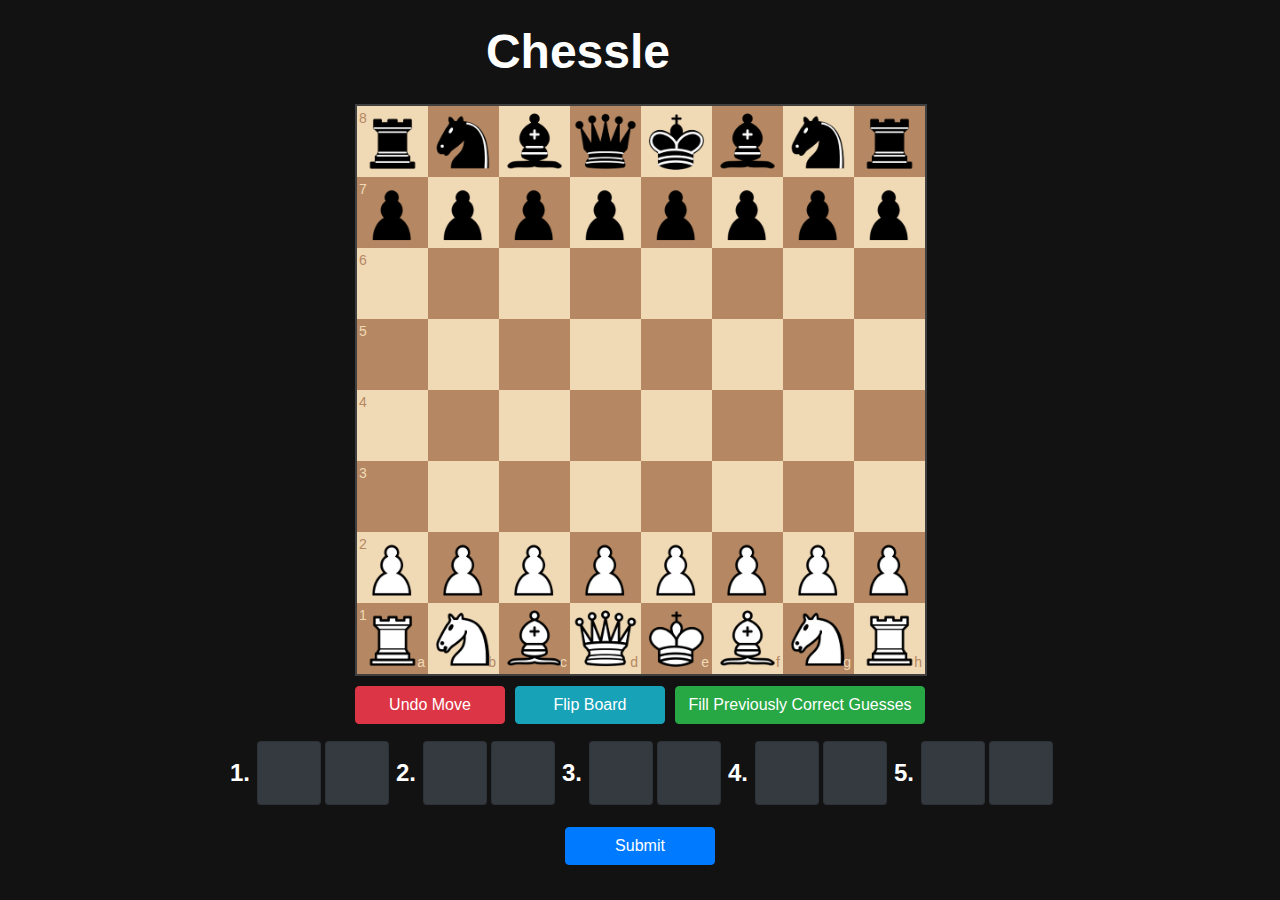
<file: index.html>
<html lang="en"><head>
    <meta charset="utf-8">
    <meta http-equiv="X-UA-Compatible" content="IE=edge">
    <meta name="viewport" content="width=device-width, initial-scale=1.0">
    <script src="js/openings.js"></script>
    <script src="js/jquery-3.6.0.min.js"></script>
    <script src="js/chessboard-1.0.0.min.js"></script>
    <script src="js/chess.js"></script>
    <script src="js/bootstrap.min.js"></script>
    <link rel="stylesheet" href="css/fontawesome/css/all.css">
    <link rel="stylesheet" href="css/chessboard-1.0.0.min.css">
    <link rel="stylesheet" href="css/bootstrap.min.css">
    <link rel="stylesheet" href="css/chessle.css"><!--?v=1.5-->
    <!-- Global site tag (gtag.js) - Google Analytics -->
    <script async="" src="https://www.googletagmanager.com/gtag/js?id=G-ZZXXY1FWK2"></script>
    <script>
      window.dataLayer = window.dataLayer || [];
      function gtag(){dataLayer.push(arguments);}
      gtag('js', new Date());

      gtag('config', 'G-ZZXXY1FWK2');
    </script>
    <title>Chessle</title>
    <link rel="icon" type="image/png" href="img/favicon.ico">
  </head>
  <body class="">
    <nav class="navbar navbar-dark navbar-header">
      <div>
      </div>
      <div class="navbar navbar-title flex flex-column">
        <div class="navbar-main-title">Chessle</div>
      </div>
      <a class="navbar-side"></a>
    </nav>
    <div class="container">
      <div class="modal fade" id="instructionsModal" tabindex="-1" role="dialog" aria-hidden="true" style="display: none;">
        <div class="modal-dialog modal-dialog-centered" id="instructionsModalInner" role="document">
          <div class="modal-content">
            <div class="modal-header header-p0">
              <h5 class="modal-title" id="instructionsModalTitle">Welcome to Chessle</h5>
            </div>
            <div class="modal-body row justify-content-center modal-instructions">
              <p id="instructionsModalBody">
        <!--Guess the entire opening sequence, for both white and black!<br>
        <div class="instructions-example">
            <p class="instructions-example-title">Example</p>
            <img class="instructions-example-img" src="img/example.png">
            <br><br>
            <img class="instructions-colour" src="img/Nf3.png">
            Green on Nf3 means that Nf3 was played on that specific move (White on move 2).
            <br><br>
            <img class="instructions-colour" src="img/d4.png">
            Yellow on d4 means that d4 was indeed played by <b>either white or black</b>,
            but not at that specific spot (White on move 1).
            <br><br>
            <img class="instructions-colour" src="img/d5.png">
            Grey on d5 means that d5 was not played by either white or black.
            <br><br>
            Treat the moves as exactly how the text shows. <b>Nxe5 is not the same as Ne5!</b>
            <br><br>
            You have 6 guesses. Good luck!
        </div-->
    </p>
            </div>
            <div class="row justify-content-center">
              <button type="button" class="btn btn-primary btn-lg mode-button" onclick="chooseMode('n')">
                Normal Mode<br>
                <p class="mode-desc">(Guess 3 moves for each colour)</p>
              </button>
              <button type="button" class="btn btn-primary btn-lg mode-button" onclick="chooseMode('e')">
                Expert Mode<br>
                <p class="mode-desc">(Guess 5 moves for each colour)</p>
              </button>
            </div>
          </div>
        </div>
      </div>
      <div class="modal fade" id="helpModal" tabindex="-1" role="dialog" aria-hidden="true">
        <div class="modal-dialog modal-dialog-centered" id="helpModalInner" role="document">
          <div class="modal-content">
            <div class="modal-header header-p0">
              <h5 class="modal-title" id="helpModalTitle"></h5>
              <button type="button" class="close close-modal-button" data-dismiss="modal" aria-label="Close">
                <span aria-hidden="true">×</span>
              </button>
            </div>
            <div class="modal-body row justify-content-center modal-instructions">
              <p id="helpModalBody"></p>
            </div>
          </div>
        </div>
      </div>
      <div class="d-flex justify-content-center align-self-center">
        <div id="myBoard" class="col-sm-8 lock-screen chess-board"><div class="chessboard-63f37"><div class="board-b72b1" style="width: 568px;"><div class="row-5277c"><div class="square-55d63 white-1e1d7 square-a8" style="width:71px;height:71px;" id="a8-a19a-49e3-7841-c50f-4d4b-9b8e-b8c6-91ab" data-square="a8"><div class="notation-322f9 numeric-fc462">8</div><img src="img/chesspieces/bR.png" alt="" class="piece-417db" data-piece="bR" style="width:71px;height:71px;"></div><div class="square-55d63 black-3c85d square-b8" style="width:71px;height:71px;" id="b8-2cb1-c013-ff76-c4d4-5628-5181-6910-c5f1" data-square="b8"><img src="img/chesspieces/bN.png" alt="" class="piece-417db" data-piece="bN" style="width:71px;height:71px;"></div><div class="square-55d63 white-1e1d7 square-c8" style="width:71px;height:71px;" id="c8-7cde-161b-df6b-fa01-e629-1a49-3483-9b05" data-square="c8"><img src="img/chesspieces/bB.png" alt="" class="piece-417db" data-piece="bB" style="width:71px;height:71px;"></div><div class="square-55d63 black-3c85d square-d8" style="width:71px;height:71px;" id="d8-d6e3-6c06-c656-1852-4350-8464-0f8c-e208" data-square="d8"><img src="img/chesspieces/bQ.png" alt="" class="piece-417db" data-piece="bQ" style="width:71px;height:71px;"></div><div class="square-55d63 white-1e1d7 square-e8" style="width:71px;height:71px;" id="e8-5ac4-ea3b-b9c8-3a37-f8a9-8d31-de7f-0ba5" data-square="e8"><img src="img/chesspieces/bK.png" alt="" class="piece-417db" data-piece="bK" style="width:71px;height:71px;"></div><div class="square-55d63 black-3c85d square-f8" style="width:71px;height:71px;" id="f8-adee-eab8-ecb3-5dd8-59c5-3feb-2b1a-82f8" data-square="f8"><img src="img/chesspieces/bB.png" alt="" class="piece-417db" data-piece="bB" style="width:71px;height:71px;"></div><div class="square-55d63 white-1e1d7 square-g8" style="width:71px;height:71px;" id="g8-15f5-e438-9218-b411-ccfc-1ba5-6315-3ff9" data-square="g8"><img src="img/chesspieces/bN.png" alt="" class="piece-417db" data-piece="bN" style="width:71px;height:71px;"></div><div class="square-55d63 black-3c85d square-h8" style="width:71px;height:71px;" id="h8-f9b6-35a0-9fff-a26b-18d0-d8d1-460e-22ae" data-square="h8"><img src="img/chesspieces/bR.png" alt="" class="piece-417db" data-piece="bR" style="width:71px;height:71px;"></div><div class="clearfix-7da63"></div></div><div class="row-5277c"><div class="square-55d63 black-3c85d square-a7" style="width:71px;height:71px;" id="a7-1e42-59c4-4f0d-ee25-9bc8-2d6a-31c0-009f" data-square="a7"><div class="notation-322f9 numeric-fc462">7</div><img src="img/chesspieces/bP.png" alt="" class="piece-417db" data-piece="bP" style="width:71px;height:71px;"></div><div class="square-55d63 white-1e1d7 square-b7" style="width:71px;height:71px;" id="b7-c87e-f781-1334-1fad-401e-ed98-4d49-470c" data-square="b7"><img src="img/chesspieces/bP.png" alt="" class="piece-417db" data-piece="bP" style="width:71px;height:71px;"></div><div class="square-55d63 black-3c85d square-c7" style="width:71px;height:71px;" id="c7-8400-af21-488c-80ce-6990-4ed4-e5df-a39f" data-square="c7"><img src="img/chesspieces/bP.png" alt="" class="piece-417db" data-piece="bP" style="width:71px;height:71px;"></div><div class="square-55d63 white-1e1d7 square-d7" style="width:71px;height:71px;" id="d7-eda3-4724-cdab-627a-2090-2604-d232-653c" data-square="d7"><img src="img/chesspieces/bP.png" alt="" class="piece-417db" data-piece="bP" style="width:71px;height:71px;"></div><div class="square-55d63 black-3c85d square-e7" style="width:71px;height:71px;" id="e7-e9f8-6174-dc3c-6ea3-fc3f-f121-911c-550f" data-square="e7"><img src="img/chesspieces/bP.png" alt="" class="piece-417db" data-piece="bP" style="width:71px;height:71px;"></div><div class="square-55d63 white-1e1d7 square-f7" style="width:71px;height:71px;" id="f7-6b23-b25f-4977-af6c-fa03-c5bd-4d7f-7d72" data-square="f7"><img src="img/chesspieces/bP.png" alt="" class="piece-417db" data-piece="bP" style="width:71px;height:71px;"></div><div class="square-55d63 black-3c85d square-g7" style="width:71px;height:71px;" id="g7-1d1a-da1f-606a-6791-ddfa-9164-f80d-e2f5" data-square="g7"><img src="img/chesspieces/bP.png" alt="" class="piece-417db" data-piece="bP" style="width:71px;height:71px;"></div><div class="square-55d63 white-1e1d7 square-h7" style="width:71px;height:71px;" id="h7-bad7-c0dd-c45e-84f3-0481-e270-0304-8d24" data-square="h7"><img src="img/chesspieces/bP.png" alt="" class="piece-417db" data-piece="bP" style="width:71px;height:71px;"></div><div class="clearfix-7da63"></div></div><div class="row-5277c"><div class="square-55d63 white-1e1d7 square-a6" style="width:71px;height:71px;" id="a6-5a71-f3fb-227b-de4d-843d-9f90-5350-ae57" data-square="a6"><div class="notation-322f9 numeric-fc462">6</div></div><div class="square-55d63 black-3c85d square-b6" style="width:71px;height:71px;" id="b6-d632-e6f7-eded-8e32-66d4-159c-13c0-fe76" data-square="b6"></div><div class="square-55d63 white-1e1d7 square-c6" style="width:71px;height:71px;" id="c6-b1f5-80bf-ae62-c4ec-bb67-f03d-dbf1-2ec4" data-square="c6"></div><div class="square-55d63 black-3c85d square-d6" style="width:71px;height:71px;" id="d6-e69b-a43c-17d3-7237-dda0-43c8-8d10-0873" data-square="d6"></div><div class="square-55d63 white-1e1d7 square-e6" style="width:71px;height:71px;" id="e6-3503-729d-6e82-2cac-b66c-119f-75b6-123e" data-square="e6"></div><div class="square-55d63 black-3c85d square-f6" style="width:71px;height:71px;" id="f6-d4fe-2905-236f-1f68-c416-6aeb-f25b-60fb" data-square="f6"></div><div class="square-55d63 white-1e1d7 square-g6" style="width:71px;height:71px;" id="g6-e5b7-3772-1eda-37c6-57b0-8a75-7c3b-104a" data-square="g6"></div><div class="square-55d63 black-3c85d square-h6" style="width:71px;height:71px;" id="h6-8e79-d047-5a7a-a287-67a9-c4e8-9076-0651" data-square="h6"></div><div class="clearfix-7da63"></div></div><div class="row-5277c"><div class="square-55d63 black-3c85d square-a5" style="width:71px;height:71px;" id="a5-492b-707e-d82d-6386-a96b-ce54-88c5-60bd" data-square="a5"><div class="notation-322f9 numeric-fc462">5</div></div><div class="square-55d63 white-1e1d7 square-b5" style="width:71px;height:71px;" id="b5-615c-841f-0566-fd23-4df8-88a2-4154-9ddd" data-square="b5"></div><div class="square-55d63 black-3c85d square-c5" style="width:71px;height:71px;" id="c5-f1cc-0759-2633-3936-7ad4-a628-04fa-8073" data-square="c5"></div><div class="square-55d63 white-1e1d7 square-d5" style="width:71px;height:71px;" id="d5-6cda-5ee5-32a4-2c49-c43c-fcac-b4ec-1948" data-square="d5"></div><div class="square-55d63 black-3c85d square-e5" style="width:71px;height:71px;" id="e5-6cb5-46e5-4568-011c-8d88-c0dd-f7d6-d368" data-square="e5"></div><div class="square-55d63 white-1e1d7 square-f5" style="width:71px;height:71px;" id="f5-3044-3168-6089-73d1-acdd-0dae-75ef-eb6d" data-square="f5"></div><div class="square-55d63 black-3c85d square-g5" style="width:71px;height:71px;" id="g5-4de1-d56c-88d7-0ce2-2fe7-a99f-a734-b805" data-square="g5"></div><div class="square-55d63 white-1e1d7 square-h5" style="width:71px;height:71px;" id="h5-2ab4-92fd-5971-26c5-f1bd-4e84-3c00-a441" data-square="h5"></div><div class="clearfix-7da63"></div></div><div class="row-5277c"><div class="square-55d63 white-1e1d7 square-a4" style="width:71px;height:71px;" id="a4-fe1a-27da-ec89-dbcf-5327-e851-a215-71fb" data-square="a4"><div class="notation-322f9 numeric-fc462">4</div></div><div class="square-55d63 black-3c85d square-b4" style="width:71px;height:71px;" id="b4-9f2b-af32-e862-e278-ea54-62e3-47cb-c79b" data-square="b4"></div><div class="square-55d63 white-1e1d7 square-c4" style="width:71px;height:71px;" id="c4-e34b-da9d-d7d0-aad1-34c4-ef08-febc-2fea" data-square="c4"></div><div class="square-55d63 black-3c85d square-d4" style="width:71px;height:71px;" id="d4-1849-ee2e-a1c2-deed-8812-f589-2964-33d2" data-square="d4"></div><div class="square-55d63 white-1e1d7 square-e4" style="width:71px;height:71px;" id="e4-5811-a902-ba23-d1e9-c95f-52ce-f8bf-c92b" data-square="e4"></div><div class="square-55d63 black-3c85d square-f4" style="width:71px;height:71px;" id="f4-661a-6304-dc2c-7419-5716-4f3c-77b3-d156" data-square="f4"></div><div class="square-55d63 white-1e1d7 square-g4" style="width:71px;height:71px;" id="g4-8f72-bd99-691f-1e8a-367b-e75a-9994-bacc" data-square="g4"></div><div class="square-55d63 black-3c85d square-h4" style="width:71px;height:71px;" id="h4-c77d-5422-2a7c-70da-cc2b-f427-111f-6e55" data-square="h4"></div><div class="clearfix-7da63"></div></div><div class="row-5277c"><div class="square-55d63 black-3c85d square-a3" style="width:71px;height:71px;" id="a3-f14e-0b54-7086-7dfa-0c49-145f-1f2e-7319" data-square="a3"><div class="notation-322f9 numeric-fc462">3</div></div><div class="square-55d63 white-1e1d7 square-b3" style="width:71px;height:71px;" id="b3-f1e0-a72f-8e6a-c968-7255-e791-6689-3b54" data-square="b3"></div><div class="square-55d63 black-3c85d square-c3" style="width:71px;height:71px;" id="c3-8615-8181-3b39-60f1-8017-4e7b-2be2-9933" data-square="c3"></div><div class="square-55d63 white-1e1d7 square-d3" style="width:71px;height:71px;" id="d3-bfc3-b230-74ee-1266-b99e-6611-6ab5-415a" data-square="d3"></div><div class="square-55d63 black-3c85d square-e3" style="width:71px;height:71px;" id="e3-c572-4d19-ee48-0351-e6b5-1236-27f3-5841" data-square="e3"></div><div class="square-55d63 white-1e1d7 square-f3" style="width:71px;height:71px;" id="f3-7b44-a82d-721e-7de8-2dfc-fa35-3249-a699" data-square="f3"></div><div class="square-55d63 black-3c85d square-g3" style="width:71px;height:71px;" id="g3-77bb-f1ba-60ed-2d86-0f09-2be2-5230-86f4" data-square="g3"></div><div class="square-55d63 white-1e1d7 square-h3" style="width:71px;height:71px;" id="h3-5c77-94d6-60ec-5d0d-3ee5-5baf-660d-e2ce" data-square="h3"></div><div class="clearfix-7da63"></div></div><div class="row-5277c"><div class="square-55d63 white-1e1d7 square-a2" style="width:71px;height:71px;" id="a2-8cf5-fd7f-44a2-4994-dc7d-abb6-b4c3-32c0" data-square="a2"><div class="notation-322f9 numeric-fc462">2</div><img src="img/chesspieces/wP.png" alt="" class="piece-417db" data-piece="wP" style="width:71px;height:71px;"></div><div class="square-55d63 black-3c85d square-b2" style="width:71px;height:71px;" id="b2-6190-4b11-39c7-7749-f23e-3836-cf10-a4b4" data-square="b2"><img src="img/chesspieces/wP.png" alt="" class="piece-417db" data-piece="wP" style="width:71px;height:71px;"></div><div class="square-55d63 white-1e1d7 square-c2" style="width:71px;height:71px;" id="c2-119a-51a7-4644-2e6d-06b7-f319-a9ba-1d65" data-square="c2"><img src="img/chesspieces/wP.png" alt="" class="piece-417db" data-piece="wP" style="width:71px;height:71px;"></div><div class="square-55d63 black-3c85d square-d2" style="width:71px;height:71px;" id="d2-1922-bc0d-16c7-d5b0-555e-c7e3-362b-688a" data-square="d2"><img src="img/chesspieces/wP.png" alt="" class="piece-417db" data-piece="wP" style="width:71px;height:71px;"></div><div class="square-55d63 white-1e1d7 square-e2" style="width:71px;height:71px;" id="e2-216f-f5ba-2466-7ffe-0d35-f492-fede-e279" data-square="e2"><img src="img/chesspieces/wP.png" alt="" class="piece-417db" data-piece="wP" style="width:71px;height:71px;"></div><div class="square-55d63 black-3c85d square-f2" style="width:71px;height:71px;" id="f2-e2e7-1ea4-e70a-32cf-c66e-b602-b0d9-fa63" data-square="f2"><img src="img/chesspieces/wP.png" alt="" class="piece-417db" data-piece="wP" style="width:71px;height:71px;"></div><div class="square-55d63 white-1e1d7 square-g2" style="width:71px;height:71px;" id="g2-8ca0-3b9a-6de4-bf02-c5ec-7901-8e90-e93c" data-square="g2"><img src="img/chesspieces/wP.png" alt="" class="piece-417db" data-piece="wP" style="width:71px;height:71px;"></div><div class="square-55d63 black-3c85d square-h2" style="width:71px;height:71px;" id="h2-1d3f-bad1-4488-6d97-47be-df4e-793f-91cf" data-square="h2"><img src="img/chesspieces/wP.png" alt="" class="piece-417db" data-piece="wP" style="width:71px;height:71px;"></div><div class="clearfix-7da63"></div></div><div class="row-5277c"><div class="square-55d63 black-3c85d square-a1" style="width:71px;height:71px;" id="a1-a06d-c28c-eb72-c439-b803-81fa-6cfe-1dbc" data-square="a1"><div class="notation-322f9 alpha-d2270">a</div><div class="notation-322f9 numeric-fc462">1</div><img src="img/chesspieces/wR.png" alt="" class="piece-417db" data-piece="wR" style="width:71px;height:71px;"></div><div class="square-55d63 white-1e1d7 square-b1" style="width:71px;height:71px;" id="b1-06df-b30d-2992-ffa9-e415-6881-c35b-dfd4" data-square="b1"><div class="notation-322f9 alpha-d2270">b</div><img src="img/chesspieces/wN.png" alt="" class="piece-417db" data-piece="wN" style="width:71px;height:71px;"></div><div class="square-55d63 black-3c85d square-c1" style="width:71px;height:71px;" id="c1-ee72-4965-4dfd-f808-5f86-aeb8-601a-9fab" data-square="c1"><div class="notation-322f9 alpha-d2270">c</div><img src="img/chesspieces/wB.png" alt="" class="piece-417db" data-piece="wB" style="width:71px;height:71px;"></div><div class="square-55d63 white-1e1d7 square-d1" style="width:71px;height:71px;" id="d1-f974-c070-47f3-50bf-0f9f-98b0-6058-23d5" data-square="d1"><div class="notation-322f9 alpha-d2270">d</div><img src="img/chesspieces/wQ.png" alt="" class="piece-417db" data-piece="wQ" style="width:71px;height:71px;"></div><div class="square-55d63 black-3c85d square-e1" style="width:71px;height:71px;" id="e1-c034-38b8-c6b9-7684-2eac-5838-d119-e483" data-square="e1"><div class="notation-322f9 alpha-d2270">e</div><img src="img/chesspieces/wK.png" alt="" class="piece-417db" data-piece="wK" style="width:71px;height:71px;"></div><div class="square-55d63 white-1e1d7 square-f1" style="width:71px;height:71px;" id="f1-5604-49e3-bec5-b111-4e7a-443e-160a-77f8" data-square="f1"><div class="notation-322f9 alpha-d2270">f</div><img src="img/chesspieces/wB.png" alt="" class="piece-417db" data-piece="wB" style="width:71px;height:71px;"></div><div class="square-55d63 black-3c85d square-g1" style="width:71px;height:71px;" id="g1-94f0-e5dd-8b60-5893-0ac3-e8d4-0a2d-28db" data-square="g1"><div class="notation-322f9 alpha-d2270">g</div><img src="img/chesspieces/wN.png" alt="" class="piece-417db" data-piece="wN" style="width:71px;height:71px;"></div><div class="square-55d63 white-1e1d7 square-h1" style="width:71px;height:71px;" id="h1-a4f0-f846-28c2-c202-4ba5-108c-823d-2d18" data-square="h1"><div class="notation-322f9 alpha-d2270">h</div><img src="img/chesspieces/wR.png" alt="" class="piece-417db" data-piece="wR" style="width:71px;height:71px;"></div><div class="clearfix-7da63"></div></div></div></div></div>
      </div>
      <div class="row justify-content-center align-self-center row-buttons">
        <button type="button" class="btn btn-danger row-button" id="undoButton" onclick="undo()">Undo Move</button>
        <button type="button" class="btn btn-info row-button" id="flipButton" onclick="flip()">Flip Board</button>
        <button type="button" class="btn btn-success row-button" id="fillButton" onclick="fillPrevCorrect()">Fill Previously Correct Guesses</button>
      </div>
      <div id="prevGuesses"></div>
      <div class="row justify-content-center align-self-center" id="currentGuess"><div class="move-group">
        <span class="move-label align-self-center" style="
        font-size: 1.5rem;
        font-weight: bold;
    ">
        1.
        </span>
    
        <div>
          <div class="card bg-dark guess-card" style="width: 4rem; height: 4rem;">
            <div class="card-body row align-self-center">
              <p class="card-text align-middle align-self-center text-center" style="
        font-size: 1.5rem;
        font-weight: bold;
    ;" id="guess-0"></p>
            </div>
          </div>
        </div>
    
        <div>
          <div class="card bg-dark guess-card" style="width: 4rem; height: 4rem;">
            <div class="card-body row align-self-center">
              <p class="card-text align-middle align-self-center text-center" style="
        font-size: 1.5rem;
        font-weight: bold;
    ;" id="guess-1"></p>
            </div>
          </div>
        </div>
    </div><div class="move-group">
        <span class="move-label align-self-center" style="
        font-size: 1.5rem;
        font-weight: bold;
    ">
        2.
        </span>
    
        <div>
          <div class="card bg-dark guess-card" style="width: 4rem; height: 4rem;">
            <div class="card-body row align-self-center">
              <p class="card-text align-middle align-self-center text-center" style="
        font-size: 1.5rem;
        font-weight: bold;
    ;" id="guess-2"></p>
            </div>
          </div>
        </div>
    
        <div>
          <div class="card bg-dark guess-card" style="width: 4rem; height: 4rem;">
            <div class="card-body row align-self-center">
              <p class="card-text align-middle align-self-center text-center" style="
        font-size: 1.5rem;
        font-weight: bold;
    ;" id="guess-3"></p>
            </div>
          </div>
        </div>
    </div><div class="move-group">
        <span class="move-label align-self-center" style="
        font-size: 1.5rem;
        font-weight: bold;
    ">
        3.
        </span>
    
        <div>
          <div class="card bg-dark guess-card" style="width: 4rem; height: 4rem;">
            <div class="card-body row align-self-center">
              <p class="card-text align-middle align-self-center text-center" style="
        font-size: 1.5rem;
        font-weight: bold;
    ;" id="guess-4"></p>
            </div>
          </div>
        </div>
    
        <div>
          <div class="card bg-dark guess-card" style="width: 4rem; height: 4rem;">
            <div class="card-body row align-self-center">
              <p class="card-text align-middle align-self-center text-center" style="
        font-size: 1.5rem;
        font-weight: bold;
    ;" id="guess-5"></p>
            </div>
          </div>
        </div>
    </div><div class="move-group">
        <span class="move-label align-self-center" style="
        font-size: 1.5rem;
        font-weight: bold;
    ">
        4.
        </span>
    
        <div>
          <div class="card bg-dark guess-card" style="width: 4rem; height: 4rem;">
            <div class="card-body row align-self-center">
              <p class="card-text align-middle align-self-center text-center" style="
        font-size: 1.5rem;
        font-weight: bold;
    ;" id="guess-6"></p>
            </div>
          </div>
        </div>
    
        <div>
          <div class="card bg-dark guess-card" style="width: 4rem; height: 4rem;">
            <div class="card-body row align-self-center">
              <p class="card-text align-middle align-self-center text-center" style="
        font-size: 1.5rem;
        font-weight: bold;
    ;" id="guess-7"></p>
            </div>
          </div>
        </div>
    </div><div class="move-group">
        <span class="move-label align-self-center" style="
        font-size: 1.5rem;
        font-weight: bold;
    ">
        5.
        </span>
    
        <div>
          <div class="card bg-dark guess-card" style="width: 4rem; height: 4rem;">
            <div class="card-body row align-self-center">
              <p class="card-text align-middle align-self-center text-center" style="
        font-size: 1.5rem;
        font-weight: bold;
    ;" id="guess-8"></p>
            </div>
          </div>
        </div>
    
        <div>
          <div class="card bg-dark guess-card" style="width: 4rem; height: 4rem;">
            <div class="card-body row align-self-center">
              <p class="card-text align-middle align-self-center text-center" style="
        font-size: 1.5rem;
        font-weight: bold;
    ;" id="guess-9"></p>
            </div>
          </div>
        </div>
    </div></div>
      <div class="row justify-content-center align-self-center row-buttons" id="errorArea">
      </div>
      <div class="row justify-content-center align-self-center row-buttons" id="submit">
        <button class="btn btn-primary row-button" onclick="submitGuess()">Submit</button>
      </div>
      <div class="modal fade" id="shareModal" tabindex="-1" role="dialog" aria-hidden="true">
        <div class="modal-dialog modal-dialog-centered" role="document">
          <div class="modal-content">
            <div class="modal-header">
              <h5 class="modal-title" id="shareModalTitle"></h5>
              <button type="button" class="close close-modal-button" data-dismiss="modal" aria-label="Close">
                <span aria-hidden="true">×</span>
              </button>
            </div>
            <div class="modal-body row justify-content-center">
              <p id="shareModalBody" class="share-modal-body"></p>
            </div>
            <div class="modal-footer">
              <div id="alertArea"></div>
              <button type="button" class="btn btn-success btn-lg" onclick="createSharePasta()">Share</button>
              <a id="chessableLearnMoreButton">
                <button type="button" class="btn btn-primary btn-lg">Play Again</button>
              </a>
            </div>
          </div>
        </div>
      </div>
    </div>
  <!--js?v=1.5-->
  <script src="js/chessle.js"></script><img src="img/chesspieces/wP.png" id="7a8f-f490-1b5e-d002-f157-257d-e3b6-3106" alt="" class="piece-417db" data-piece="wP" style="width: 71px; height: 71px; display: none;">
<div id="torrent-scanner-popup" style="display: none;"></div></body></html>
</file>
<file: css/chessle.css>
.move-label {
    margin-left: 5px;
    margin-right: 5px;
}

.card-body {
    padding: 0.1rem;
}

.highlight1-32417, .highlight2-9c5d2 {
    box-shadow:inset 0 0 3px 3px #ffffff
}

.row-buttons {
    margin-top: 10px;
    margin-bottom: 10px;
}

.row-button {
    margin-left: 5px;
    margin-right: 5px;
    margin-bottom: 5px;
    width: 150px;
}

#fillButton {
    width: 250px;
}

.modal-body {
    font-size: 2rem;
}

.bg-light {
    color: black;
}

.card {
    margin: 2px;
}

.modal-content {
    background: #414142;
}

.modal-title {
    font-size: 2rem;
}

.modal-header, .modal-footer {
    border: none;
}

.share-modal-body {
    margin-bottom: 0px;
}

.share-modal-pattern {
    text-align: center;
}

.share-modal-answer {
    font-size: 1rem;
    text-align: center;
    margin-bottom: 0px;
}

.close-modal-button {
    color: white;
}

.close:not(:disabled):not(.disabled):hover {
    color: white;
}

.header-p0 {
    padding-bottom: 0px;
}

.modal-instructions {
    font-size: 1rem;
    margin-left: 5px;
}

.instructions-example {
    padding-top: 15px;
}

.instructions-example-title {
    font-size: 1.2rem;
    font-weight: bold;
    margin-bottom: 0.5rem;
}

.instructions-example-img {
    max-width: 80%;
}

.instructions-colour {
    max-width: 2rem;
}

.mode-button {
    margin: 0px 10px 20px 10px;
}

.mode-desc {
    margin-bottom: 0px;
    font-size: 0.8rem;
}

.navbar {
    align-items: start;
}

.navbar-brand {
    margin-top: 10px;
    margin-left: 10px;
    margin-right: 0px;
}

.navbar-help-button {
    font-size: 20px;
    cursor: pointer;
}

.navbar-header {
    background: #121213;
}

.navbar-title {
    font-size: 3rem;
    font-weight: bold;
}

@media(min-width: 512px) {
    .navbar-title {
        padding-right: 40px;
    }
}

.navbar-main-title {
    width: 100%;
    text-align: center;
}

.navbar-side {
    width: 100px;
}

.navbar-title-sponsor {
    font-size: 1rem;
    font-weight: normal;
}

.navbar-title-sponsor img {
    height: 1.5rem;
    margin-top: -0.25rem;
}

.navbar-title-sponsor-sale img {
    max-height: 4rem;
    max-width: 100%;
    margin-top: -0.25rem;
}

.lock-screen {
    touch-action: none;
}

.move-group {
    display: flex;
}

#errorBox {
    margin-bottom: 0px;
}

#alertBox {
    margin-bottom: 0px;
    padding: 0.5rem 1rem;
    margin-right: 1rem;
}

body {
    background-color: #121213;
    color: white;
}

@media(max-height: 1000px) {
    .chess-board {
        max-width: 600px;
    }
}

@media(max-height: 800px) {
    .chess-board {
        max-width: 460px;
    }
}
</file>
<file: css/chessboard-1.0.0.min.css>
/*! chessboard.js v1.0.0 | (c) 2019 Chris Oakman | MIT License chessboardjs.com/license */
.clearfix-7da63{clear:both}.board-b72b1{border:2px solid #404040;box-sizing:content-box}.square-55d63{float:left;position:relative;-webkit-touch-callout:none;-webkit-user-select:none;-khtml-user-select:none;-moz-user-select:none;-ms-user-select:none;user-select:none}.white-1e1d7{background-color:#f0d9b5;color:#b58863}.black-3c85d{background-color:#b58863;color:#f0d9b5}.highlight1-32417,.highlight2-9c5d2{box-shadow:inset 0 0 3px 3px #ff0}.notation-322f9{cursor:default;font-family:"Helvetica Neue",Helvetica,Arial,sans-serif;font-size:14px;position:absolute}.alpha-d2270{bottom:1px;right:3px}.numeric-fc462{top:2px;left:2px}
</file>
